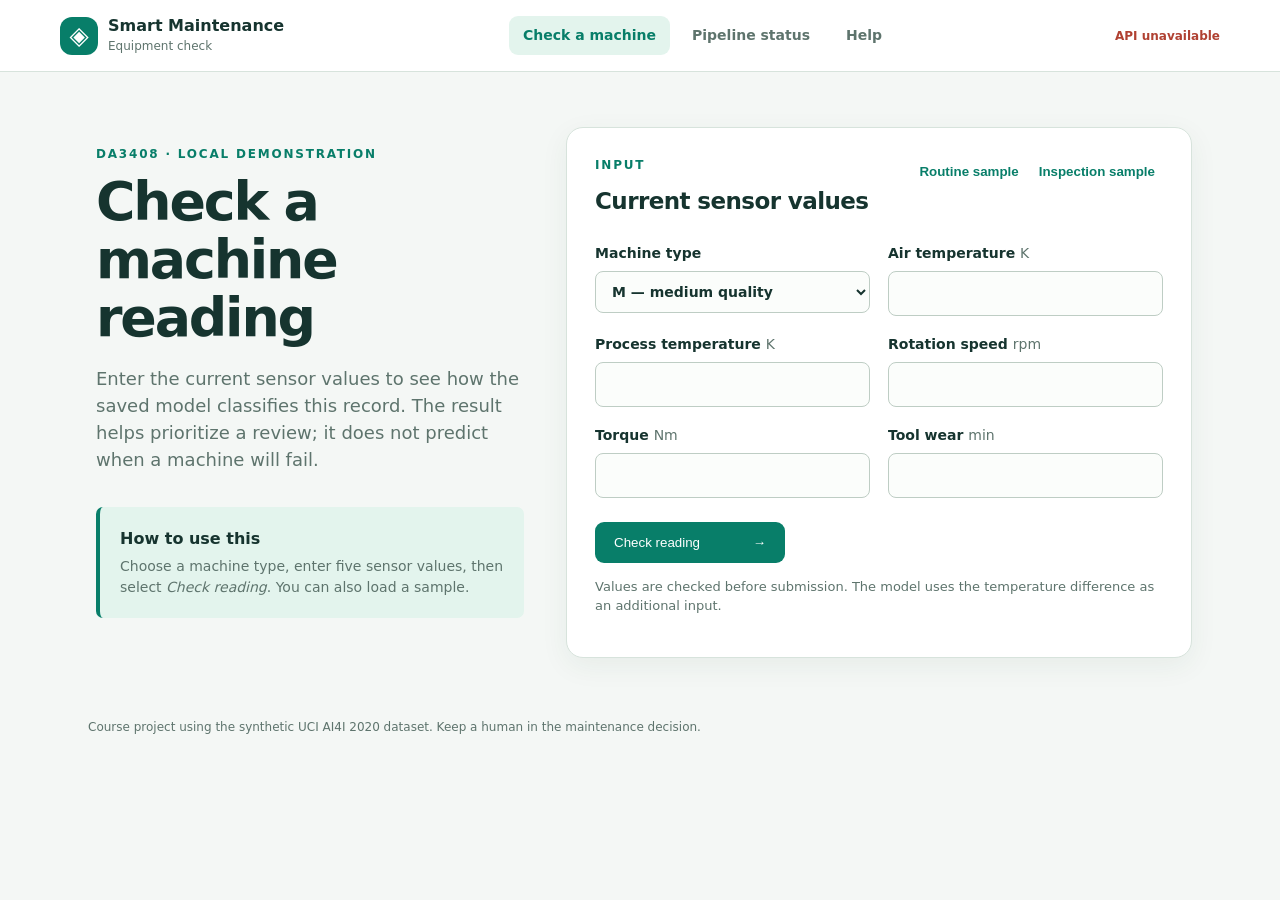
<file: ui/index.html>
<!doctype html>
<html lang="en"><head><meta charset="utf-8"><meta name="viewport" content="width=device-width,initial-scale=1"><title>Smart Maintenance Monitor</title><link rel="stylesheet" href="style.css"></head>
<body><header class="topbar"><div class="brand"><span class="mark">◈</span><div><strong>Smart Maintenance</strong><small>Equipment check</small></div></div><nav><a class="active" href="index.html">Check a machine</a><a href="pipeline.html">Pipeline status</a><a href="manual.html">Help</a></nav><span id="service" class="service">Checking services…</span></header>
<main class="layout"><section class="intro"><p class="eyebrow">DA3408 · LOCAL DEMONSTRATION</p><h1>Check a machine reading</h1><p>Enter the current sensor values to see how the saved model classifies this record. The result helps prioritize a review; it does not predict when a machine will fail.</p><div class="fact"><strong>How to use this</strong><span>Choose a machine type, enter five sensor values, then select <em>Check reading</em>. You can also load a sample.</span></div></section>
<section class="panel"><div class="panelhead"><div><p class="eyebrow">INPUT</p><h2>Current sensor values</h2></div><div class="sample-actions"><button class="textbutton" id="sample" type="button">Routine sample</button><button class="textbutton" id="alert-sample" type="button">Inspection sample</button></div></div><form id="form"><div class="fields"><label>Machine type<select name="type" required><option value="L">L — low quality</option><option value="M" selected>M — medium quality</option><option value="H">H — high quality</option></select></label><label>Air temperature <span>K</span><input name="air_temperature_k" type="number" min="250" max="350" step="0.1" required></label><label>Process temperature <span>K</span><input name="process_temperature_k" type="number" min="250" max="400" step="0.1" required></label><label>Rotation speed <span>rpm</span><input name="rotational_speed_rpm" type="number" min="100" max="5000" step="1" required></label><label>Torque <span>Nm</span><input name="torque_nm" type="number" min="0" max="100" step="0.1" required></label><label>Tool wear <span>min</span><input name="tool_wear_min" type="number" min="0" max="300" step="1" required></label></div><button id="submit" class="primary" type="submit">Check reading <span>→</span></button><p class="hint">Values are checked before submission. The model uses the temperature difference as an additional input.</p></form></section>
<section id="result" class="result hidden" aria-live="polite"></section></main><footer>Course project using the synthetic UCI AI4I 2020 dataset. Keep a human in the maintenance decision.</footer><script src="config.js"></script><script src="app.js"></script></body></html>
</file>
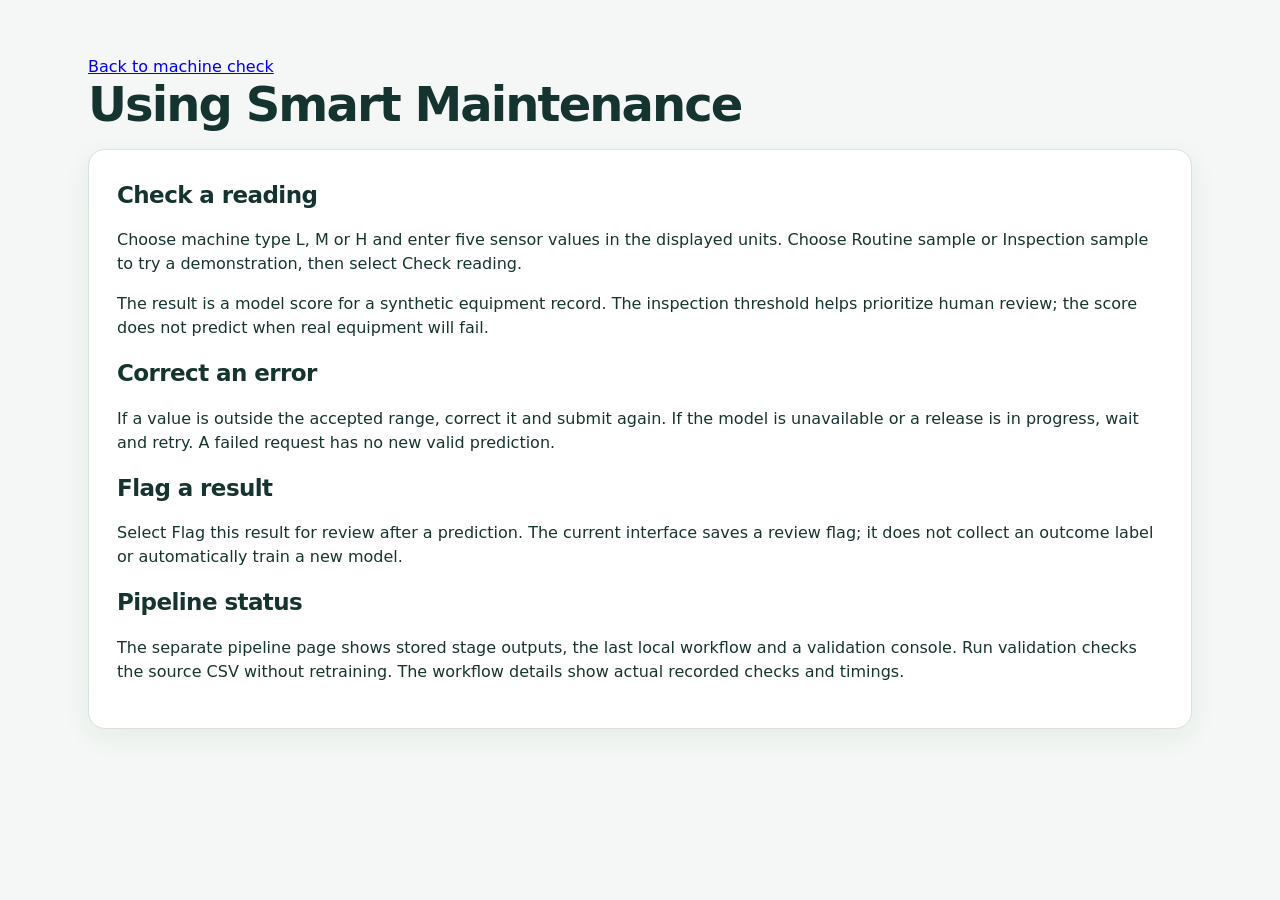
<file: ui/manual.html>
<!doctype html><html lang="en"><head><meta charset="utf-8"><meta name="viewport" content="width=device-width,initial-scale=1"><title>Help · Smart Maintenance</title><link rel="stylesheet" href="style.css"></head><body><main class="pipeline-layout"><a href="index.html">Back to machine check</a><h1>Using Smart Maintenance</h1><section class="panel"><h2>Check a reading</h2><p>Choose machine type L, M or H and enter five sensor values in the displayed units. Choose Routine sample or Inspection sample to try a demonstration, then select Check reading.</p><p>The result is a model score for a synthetic equipment record. The inspection threshold helps prioritize human review; the score does not predict when real equipment will fail.</p><h2>Correct an error</h2><p>If a value is outside the accepted range, correct it and submit again. If the model is unavailable or a release is in progress, wait and retry. A failed request has no new valid prediction.</p><h2>Flag a result</h2><p>Select Flag this result for review after a prediction. The current interface saves a review flag; it does not collect an outcome label or automatically train a new model.</p><h2>Pipeline status</h2><p>The separate pipeline page shows stored stage outputs, the last local workflow and a validation console. Run validation checks the source CSV without retraining. The workflow details show actual recorded checks and timings.</p></section></main></body></html>
</file>
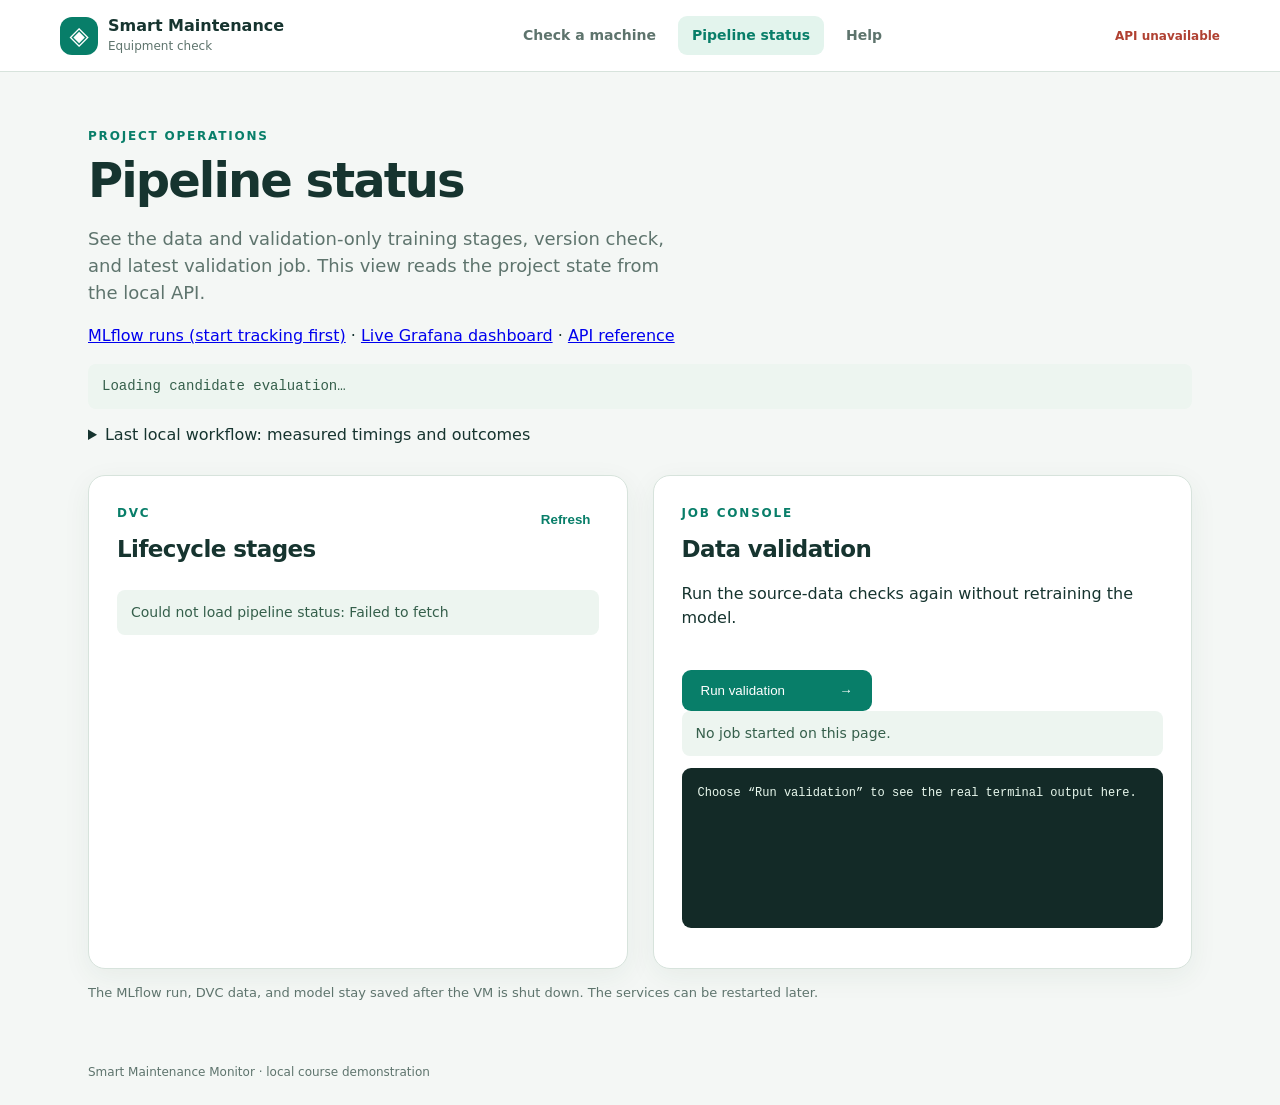
<file: ui/pipeline.html>
<!doctype html>
<html lang="en"><head><meta charset="utf-8"><meta name="viewport" content="width=device-width,initial-scale=1"><title>Pipeline status · Smart Maintenance</title><link rel="stylesheet" href="style.css"></head><body><header class="topbar"><div class="brand"><span class="mark">◈</span><div><strong>Smart Maintenance</strong><small>Equipment check</small></div></div><nav><a href="index.html">Check a machine</a><a class="active" href="pipeline.html">Pipeline status</a><a href="manual.html">Help</a></nav><span id="service" class="service">Checking services…</span></header><main class="pipeline-layout"><p class="eyebrow">PROJECT OPERATIONS</p><h1>Pipeline status</h1><p class="lead">See the data and validation-only training stages, version check, and latest validation job. This view reads the project state from the local API.</p><p><a id="mlflow-link" href="http://127.0.0.1:5000">MLflow runs (start tracking first)</a> · <a href="http://127.0.0.1:3001">Live Grafana dashboard</a> · <a href="http://127.0.0.1:8000/docs">API reference</a></p><pre id="candidate-summary" class="notice">Loading candidate evaluation…</pre><details><summary>Last local workflow: measured timings and outcomes</summary><pre id="ci-details" class="console">No workflow report yet.</pre></details><div class="pipeline-grid"><section class="panel"><div class="panelhead"><div><p class="eyebrow">DVC</p><h2>Lifecycle stages</h2></div><button id="refresh" class="textbutton">Refresh</button></div><p id="dvc-message" class="notice">Loading version status…</p><div id="stages" class="stages"></div></section><section class="panel"><p class="eyebrow">JOB CONSOLE</p><h2>Data validation</h2><p>Run the source-data checks again without retraining the model.</p><button id="validate" class="primary">Run validation <span>→</span></button><div id="job-status" class="notice">No job started on this page.</div><pre id="console" class="console">Choose “Run validation” to see the real terminal output here.</pre></section></div><p class="hint">The MLflow run, DVC data, and model stay saved after the VM is shut down. The services can be restarted later.</p></main><footer>Smart Maintenance Monitor · local course demonstration</footer><script src="config.js"></script><script src="pipeline.js"></script></body></html>
</file>
<file: ui/style.css>
:root{--bg:#f4f7f5;--ink:#16342f;--muted:#5e746d;--line:#d7e3dc;--accent:#087e69;--accent2:#e3f4ed;--white:#fff;--warn:#b36912;--warnbg:#fff1d8}*{box-sizing:border-box}body{margin:0;background:var(--bg);color:var(--ink);font:16px/1.5 system-ui,-apple-system,BlinkMacSystemFont,"Segoe UI",sans-serif}.topbar{display:flex;align-items:center;gap:34px;justify-content:space-between;background:var(--white);border-bottom:1px solid var(--line);padding:16px max(28px,calc((100vw - 1160px)/2))}.brand{display:flex;align-items:center;gap:10px;min-width:230px}.mark{display:grid;place-items:center;width:38px;height:38px;border-radius:12px;background:#087e69;color:#fff;font-size:25px}.brand strong,.brand small{display:block;line-height:1.15}.brand small{color:var(--muted);font-size:12px;margin-top:4px}nav{display:flex;gap:8px}nav a{color:var(--muted);text-decoration:none;padding:9px 14px;border-radius:9px;font-weight:600;font-size:14px;white-space:nowrap}nav a.active,nav a:hover{background:var(--accent2);color:var(--accent)}.service{font-size:12px;font-weight:700;color:var(--muted);white-space:nowrap}.service.ready{color:var(--accent)}.service.down{color:#b04132}.layout,.pipeline-layout{max-width:1160px;margin:55px auto;padding:0 28px}.layout{display:grid;grid-template-columns:minmax(260px,.83fr) minmax(450px,1.17fr);gap:34px;align-items:start}.intro{padding:18px 8px}.eyebrow{font-size:12px;letter-spacing:.15em;font-weight:800;color:var(--accent);margin:0 0 10px}h1{font-size:clamp(34px,4.2vw,58px);line-height:1.08;letter-spacing:-.04em;margin:0 0 18px}h2{font-size:23px;letter-spacing:-.025em;margin:0}.intro>p:not(.eyebrow),.lead{color:var(--muted);font-size:18px;max-width:590px}.fact{margin-top:34px;background:var(--accent2);padding:20px;border-left:4px solid var(--accent);border-radius:7px}.fact strong,.fact span{display:block}.fact span{color:var(--muted);font-size:14px;margin-top:5px}.panel{background:var(--white);border:1px solid var(--line);border-radius:17px;padding:28px;box-shadow:0 8px 28px #204b3610}.panelhead{display:flex;align-items:start;justify-content:space-between;gap:15px;margin-bottom:24px}.textbutton{background:transparent;border:0;color:var(--accent);font-weight:700;cursor:pointer;padding:8px}.fields{display:grid;grid-template-columns:1fr 1fr;gap:18px}.fields label{font-size:14px;font-weight:700}.fields label span{font-weight:400;color:var(--muted)}input,select{display:block;width:100%;margin-top:7px;background:#fbfdfb;border:1px solid #becdc4;border-radius:8px;padding:11px 12px;font:inherit;color:var(--ink)}input:focus,select:focus{outline:3px solid #b9e6d4;border-color:var(--accent)}button.primary{border:0;border-radius:9px;background:var(--accent);color:white;font:700 15px inherit;cursor:pointer;padding:13px 19px;margin-top:24px;min-width:190px;text-align:left}button.primary span{float:right;margin-left:24px}button.primary:disabled{opacity:.55;cursor:wait}.hint{color:var(--muted);font-size:13px;margin-top:14px}.sample-actions{display:flex;gap:4px;flex-wrap:wrap;justify-content:end}.result{grid-column:2;background:#e4f4ed;border:1px solid #afd9c4;border-radius:15px;padding:25px}.result.alert{background:var(--warnbg);border-color:#e8c481}.result h2{margin:3px 0 5px}.result .score{font-size:43px;font-weight:800;line-height:1.1}.result p{margin:8px 0;color:#38574d}.result .meta{font-size:12px;color:var(--muted)}.result button{margin-top:10px;border:1px solid var(--line);background:#fff;border-radius:8px;padding:9px 12px;color:var(--ink);cursor:pointer}.hidden{display:none}footer{margin:60px auto 24px;max-width:1160px;padding:0 28px;color:var(--muted);font-size:12px}.pipeline-layout h1{font-size:48px}.pipeline-grid{display:grid;grid-template-columns:1fr 1fr;gap:25px;margin-top:28px}.notice{background:#edf5f0;color:#355f4b;padding:12px 14px;border-radius:8px;font-size:14px}.stages{display:grid;gap:11px;margin-top:19px}.stage{border:1px solid var(--line);border-radius:10px;padding:12px 14px;display:flex;align-items:center;justify-content:space-between;gap:10px}.stage strong{font-size:14px}.stage small{display:block;color:var(--muted)}.pill{background:#ddf3e7;color:#13704d;padding:4px 9px;border-radius:30px;font-size:12px;font-weight:800}.pill.missing{background:#fff0d4;color:#9c5f0b}.console{background:#132a27;color:#e9f9ee;border-radius:9px;white-space:pre-wrap;overflow:auto;max-height:240px;padding:16px;min-height:160px;font:12px/1.55 ui-monospace,SFMono-Regular,Consolas,monospace}@media(max-width:900px){.topbar{flex-wrap:wrap;gap:12px}.layout,.pipeline-grid{grid-template-columns:1fr}.layout{margin-top:32px}.intro{padding:0}.result{grid-column:1}}@media(max-width:540px){.topbar{padding:14px 18px}.service{width:100%}.layout,.pipeline-layout{padding:0 18px}.panel{padding:20px}.fields{grid-template-columns:1fr}h1{font-size:38px}nav a{padding:8px 10px}}

.notice { white-space: normal; overflow-wrap: anywhere; }
</file>
